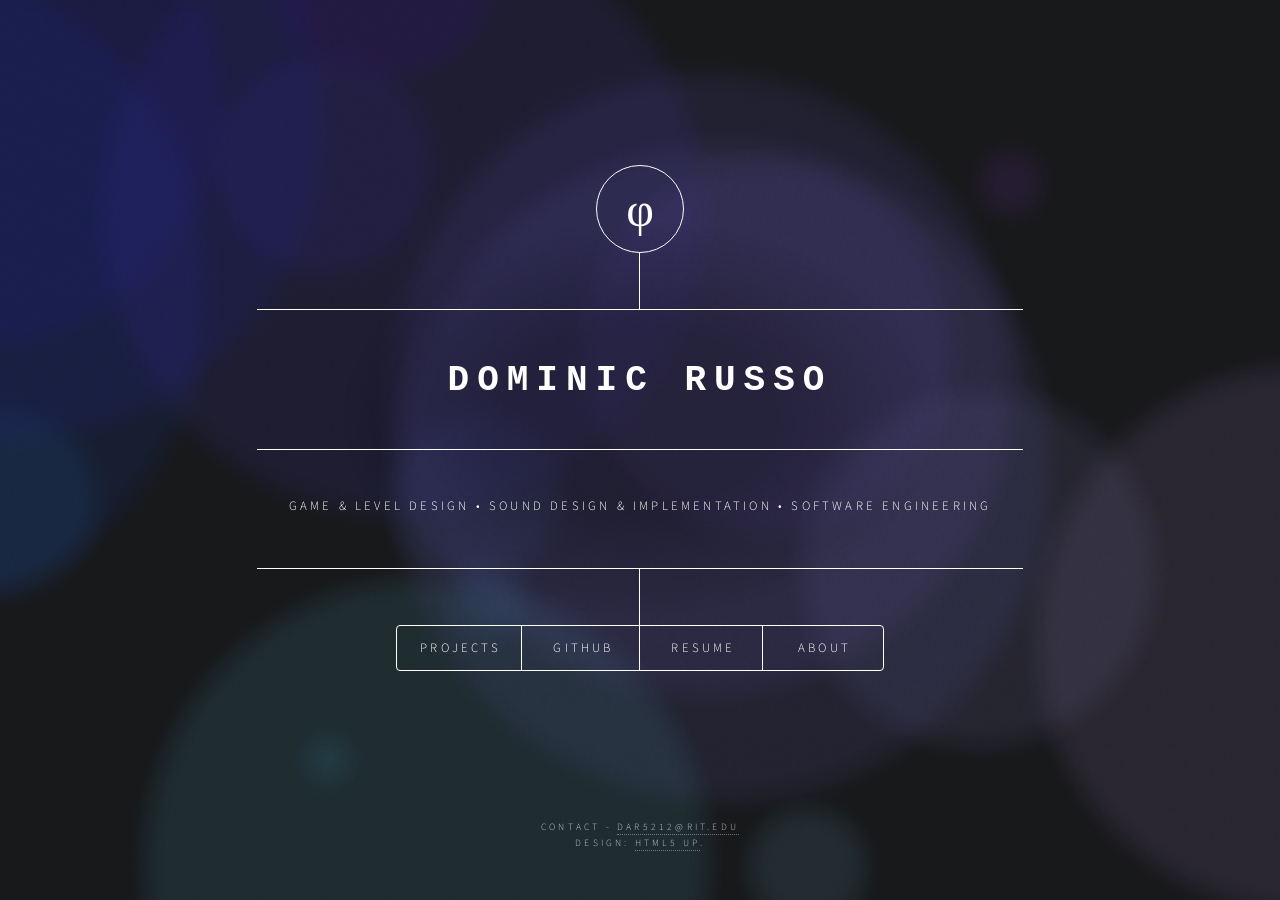
<file: index.html>
<!DOCTYPE HTML>
<!--
	Dimension by HTML5 UP
	html5up.net | @ajlkn
	Free for personal and commercial use under the CCA 3.0 license (html5up.net/license)

	TODO:
	- add Mods subsection to projects
	- Projects
		- update climbing gym photos and asset credits
		- add whale knife
		- add tsumugari
-->
<html>
	<head>
		<title>Dominic Russo's Portfolio</title>
		<meta charset="utf-8" />
		<meta name="viewport" content="width=device-width, initial-scale=1, user-scalable=no" />
		<link rel="stylesheet" href="assets/css/main.css" />
		<noscript><link rel="stylesheet" href="assets/css/noscript.css" /></noscript>
	</head>
	<body class="is-preload">

		<!-- Wrapper -->
			<div id="wrapper">

				<!-- Header -->
					<header id="header">
						<div class="logo">
							<span class="icon" style="font-size: 36pt;  font-family: 'Times New Roman', Times, serif;"><p>φ</p></span>
						</div>
						<div class="content">
							<div class="inner">
								<h1 style="font-family: 'Courier New', Courier, monospace;">Dominic Russo</h1>
								<hr style="padding: 0;">
								<p style="padding: 0rem 2rem;">Game & Level Design &#8226 Sound Design & Implementation &#8226 Software Engineering</p>
							</div>
						</div>
						<nav>
							<ul>
								<li><a href="#projects">Projects</a></li>
								<li><a href="https://github.com/nerdy69420" target="_blank">GitHub</a></li>
								<li><a href="documents/dominic-russo-resume.pdf" target="_blank">Resume</a></li>
								<li><a href="#about">About</a></li>
								<!-- <li><a href="#elements">Elements</a></li> -->
							</ul>
						</nav>
					</header>

				<!-- Main -->
					<div id="main">

						<!-- Projects -->
						 	<!--Project List-->
							<article id="projects">
								<h1 class="major">Projects</h1>
								<h2 style="display: inline-block;"><a href="#workExperience">Work Experience</a></h2>
								<h2 style="display: inline-block;"><a href="#soloProjects">Solo Projects</a></h2>								
							</article>

							<article id="workExperience">
								<!--Changeling VR-->
								<span class="image main"><img src="images/changeling/changeling_header.png" alt="in-game screenshot Changeling"/></span>
								<h2 style="display: inline-block;">Changeling</h2>
								<ul class="actions" style="float: right;"><li><a href="#changelingVR" class="button">Expand</a></li></ul>
							</article>

							<article id="soloProjects">
								<!--Rock climbing gym-->
								<span class="image main"><img src="images/rock-climbing-gym/rock-climbing-gym.jpg" alt="in-game screenshot of rock climbing gym"/></span>
								<h2 style="display: inline-block;">Rock Climbing Gym</h2>
								<ul class="actions" style="float: right;"><li><a href="#climbingGym" class="button">Expand</a></li></ul>
								<!--whale knife-->
								<span class="image main"><img src="images/whale-knife/whale-knife.jpg" alt="picture of whale knife 3d model"/></span>
								<h2 style="display: inline-block;">Whale Knife</h2>
								<ul class="actions" style="float: right;"><li><a href="#whaleKnife" class="button">Expand</a></li></ul>
								<!--UE4 level-->
								<span class="image main"><img src="images/ue4-level/ue4-level.jpg" alt="in-game screenshot of UE4 Level"/></span>
								<h2 style="display: inline-block;">UE4 Cinematic Level</h2>
								<ul class="actions" style="float: inline-end;"><li><a href="#unrealLevel" class="button">Expand</a></li></ul>
							</article>
							<!--Image sizes: 1920x940  960x540  960x320-->


							<!--Changeling-->
							<article id="changelingVR">
								<h2 style="display: inline-block;">Changeling</h2>
								<ul id="backDesktop"class="actions" style="float: right;"><li><a href="#projects" class="button">Back</a></li></ul>
								<h3 style="display: inline-block;">Unpaid Internship - Unreal Engine 4</h3>
								<ul id="backMobile" class="actions"><li><a href="#projects" class="button">Back</a></li></ul>
								<div id="climbing-images-div" style="display: flexbox;">
									<span class="image main"><img id="changeling-images" src="images/changeling/1s.png" alt="in-game screenshot of changeling vr"/></span>
									<ul class="actions" style="position: relative;">
										<li>
											<a id="imageButtonLeft" onclick="changePictureLeft(document.getElementById('changeling-images'), 'changelingImages')"; class="button">&larr; Last</a>
											<a id="imageButtonRight" onclick="changePictureRight(document.getElementById('changeling-images'), 'changelingImages')"; class="button">Next &rarr;</a>
										</li>
									</ul>
								</div>
								<p>Changeling is a VR narrative mystery game created by RIT students from the School of Interactive Games and Media and the College of Art and Design. The narrative follows a private investigator named Aurelia Walker, who possesses a supernatural power allowing her to see another person's thoughts after touching them. She receives a phone call from a concerned mother inquiring about changes she noticed in her infant, Tobi. She pleads with Aurelia to find out what's causing her baby to act unusual. Aurelia soon finds out that she herself is not so usual either, and must confront her true identity as she uncovers the evil force responsible for her troubles.</p>
								<p>Most students at RIT are required to complete two co-op/internship blocks to become elligible for graduation, this allows students to explore the various aspects of their chosen field in a worry-free environment. I began my first co-op block as a general developer and began working on a more intuitive control scheme for rotating the player's field of view. After a couple weeks of struggling, I approached our supervisor Elouise Oyzon, and asked if I could switch to an audio development role. This way I could get exposed to an area of game development that would have been much more difficult to explore in a proffesional setting with my skill set and academic background. I enjoyed the role immensely, I began by implementing various sound effects for the Mother's level and Father's level. I realized the current system for controlling the background music of each level was overly complicated and time consuming to implement. I decided to rebuild the music system from the ground up in order to facilitate the creation of more dynamic and interactive background music, while simplifying the blueprint structure to ensure efficient future development. Additionally, I set up new trigger boxes that would add or remove layers of background music depending on where the player was standing in the level, offering future composers the ability to give each level a dynamic feeling.</p>
								<p>During my second internship block working with the Changeling team, there were two other audio developers and a composer who joined the project, and I decided to take on the role of Lead Audio Developer. My primary responsibilities this semester were to expand and update the documentation relating to the interactive music system and our general audio implementation practices, utilizing the project management software ClickUp and leading weekly scrum meetings. My development tasks transitioned to implementing sound effects and music created by the other audio team members. I feel extremely lucky that I was offered the opportunity to contribute to the ChangelingVR project, it gave me the confidence to explore a new aspect of game development and allowed me to gain valuable experience a team lead role in an Agile development framework.</p>
								<h4>Game files:</h4>
								<ul>
									<li class="credits"><a target="_blank" href="https://changelingvrteam.itch.io/changelingvr">Spring 2025 final build</a></li>
								</ul>
								<h4>Documentation:</h4>
								<ul>
									<li class="credits"><a target="_blank" href="https://1drv.ms/u/c/5a4e9b6de017fb67/EUi6QXNQ-uZEpwtY7BRqGRYB8bfaow2V1zWgXrMOmNcw5Q">Audio files</a></li>
									<li class="credits"><a target="_blank" href="https://changelingvr.vercel.app/">ChangelingVR Website</a></li>
								</ul>
								<ul class="actions" style="display: inline; float: right;"><li><a href="#projects" class="button">Back to Projects</a></li></ul>
							</article>

							<!--Climbing Gym-->
							<article id="climbingGym">
								<h2 style="display: inline-block;"><a href="https://www.nexusmods.com/bladeandsorcery/mods/7498" target="_blank">Rock Climbing Gym</a></h2>
								<ul id="backDesktop"class="actions" style="float: right;"><li><a href="#projects" class="button">Back</a></li></ul>
								<h3 style="display: inline-block;">Solo Project - Blade & Sorcery Mod</h3>
								<ul id="backMobile" class="actions"><li><a href="#projects" class="button">Back</a></li></ul>
								<div id="climbing-images-div" style="display: flexbox;">
									<span class="image main"><img id="rock-climbing-images" src="images/rock-climbing-gym/1s.jpg" alt="in-game screenshot of rock climbing gym"/></span>
									<ul class="actions" style="position: relative;">
										<li>
											<a id="imageButtonLeft" onclick="changePictureLeft(document.getElementById('rock-climbing-images'), 'climbingImages')"; class="button">&larr; Last</a>
											<a id="imageButtonRight" onclick="changePictureRight(document.getElementById('rock-climbing-images'), 'climbingImages')"; class="button">Next &rarr;</a>
										</li>
									</ul>
								</div>
								<p>Blade & Sorcery is a VR fantasy sword fighting game developed by Warp Frog. One of the core gameplay features is the ability to climb any static object with a collider component. I noticed there weren't many maps that primarily focused on the climbing aspect of the game, so I put together a small map with many different things to climb.<br>The highlight of the map is an aircraft hangar outfitted with rock climbing walls and an indoor ropes course. Outside the hangar are a few areas with props I thought would be fun to climb on, such as shipping containers, broadcast towers, concrete tubes, and a couple other industrial-themed props.</p>
								<p>Players can download the map from <a href="https://www.nexusmods.com/bladeandsorcery/mods/7498">nexusmods.com</a> and install it using the Vortex mod manager. Listed below are all 3d models and Unity packages utilized in the making of this map.</p>
								<h4>Documentation:</h4>
								<ul>
									<li class="credits"><a target="_blank" href="https://www.nexusmods.com/bladeandsorcery/mods/7498">Nexus Mods download page</a></li>
									<li class="credits"><a target="_blank" href="https://1drv.ms/u/c/5a4e9b6de017fb67/EcAXm74cV-VCkLxqKSqp3IYB9jPyufLfMgLb0bUOrJ2DuA">Unity Project files</a> - Unity version 2021.3.38f1</li>
								</ul>
								<h4>Sketchfab models:</h4>
								<ul>
									<li class="credits"><a target="_blank" href="https://sketchfab.com/3d-models/climbing-holds-ba1f6f218cec49aaadf4b89ad8b1a0f3">Climbing holds</a> by vojtaklemperer</li>
									<li class="credits"><a target="_blank" href="https://sketchfab.com/3d-models/broadcast-tower-game-ready-e0bd9e8f693c496280e0afeb32fece26">Broadcast tower</a> by PT34</li>
									<li class="credits"><a target="_blank" href="https://sketchfab.com/3d-models/concrete-barriers-68bf7a93925a4a0482fce195f5a770b9">Concrete barriers</a> by Tsawodi</li>
									<li class="credits"><a target="_blank" href="https://sketchfab.com/3d-models/industrial-building-770acf6b0da74af397f748d95141f8be">Industrial building</a> by spicybamer</li>
									<li class="credits"><a target="_blank" href="https://sketchfab.com/3d-models/folding-table-daea27bb6af14c569642a02780bdc17e">Folding table</a> by Mikhail Antonov</li>
									<li class="credits"><a target="_blank" href="https://sketchfab.com/3d-models/abandoned-warehouse-698a34300af34095ac6593f348585daa">Abandoned warehouse</a> by Arsen Ismailov</li>
									<li class="credits"><a target="_blank" href="https://sketchfab.com/3d-models/low-poly-soviet-apartment-building-8k-05229ac1d1f94e6c8cacaad91110c602">Soviet apartment building</a> by Colin.Greenall</li>
									<li class="credits"><a target="_blank" href="https://sketchfab.com/3d-models/old-industrial-building-0dafa7aaadfd4666bb4a32776c84b14e">Old industrial building</a> by Hrvoje Wächter</li>
									<li class="credits"><a target="_blank" href="https://sketchfab.com/3d-models/desk-lamp-low-poly-0dded6b36c464294a0ab966b18109f6d">Desk lamp</a> by Kozlov Maksim</li>
									<li class="credits"><a target="_blank" href="https://sketchfab.com/3d-models/tower-crane-49851dc7a51b43bda6aea06856c26a85">Tower crane</a> by Chamod1999</li>
									<li class="credits"><a target="_blank" href="https://sketchfab.com/3d-models/industrial-antenna-001970c2594e4aa6bef46e63fc9e0c5a">Industrial antenna</a> by Ricardo_PG</li>
									<li class="credits"><a target="_blank" href="https://sketchfab.com/3d-models/industrial-work-light-ff0abe17dc64498191bb41c905d00ab0">Industrial work light</a> by denis_cliofas</li>
									<li class="credits"><a target="_blank" href="https://sketchfab.com/3d-models/generator-lp-9127ac84a3c84d56be6e3993ed350eff">Generator</a> by YoeriBervoets</li>
								</ul>
								<h4>Unity packages:</h4>
								<ul>
									<li class="credits"><a target="_blank" href="https://assetstore.unity.com/packages/3d/environments/hq-hangar-free-212795">HQ Hangar Free</a> by Purply Sky</li>
									<li class="credits"><a target="_blank" href="https://assetstore.unity.com/packages/3d/props/industrial/hq-shipping-container-modular-203201">HQ Shipping Container</a> by Not Good Enough</li>
									<li class="credits"><a target="_blank" href="https://assetstore.unity.com/packages/3d/props/industrial/industrial-models-171071">Industrial Models</a> by Made for Games</li>
									<li class="credits"><a target="_blank" href="https://assetstore.unity.com/packages/3d/environments/landscapes/rock-pack-210536">Rock Pack</a> by ZAKMAN</li>
									<li class="credits"><a target="_blank" href="https://assetstore.unity.com/packages/2d/textures-materials/sky/skybox-series-free-103633">Skbox Series Free</a> by Avionx</li>
								</ul>
								<ul class="actions" style="display: inline; float: right;"><li><a href="#projects" class="button">Back to Projects</a></li></ul>
							</article>


							<!--whale knife-->
							<article id="whaleKnife">
								<h2 style="display: inline-block;"><a href="https://www.nexusmods.com/bladeandsorcery/mods/9786" target="_blank">whaleKnife</a></h2>
								<ul id="backDesktop"class="actions" style="float: right;"><li><a href="#projects" class="button">Back</a></li></ul>
								<h3 style="display: inline-block;">Solo Project - Blade & Sorcery Mod</h3>
								<ul id="backMobile" class="actions"><li><a href="#projects" class="button">Back</a></li></ul>
								<div id="climbing-images-div" style="display: flexbox;">
									<span class="image main"><img src="images/whale-knife/1.jpg" alt="picture of whale knife 3d model"/></span>
								</div>
								<p>I fell in love with this model while browsing through Sketchfab, so I decided to use it to test weapon implementation in Blade & Sorcery.</p>
								<p>Players can download the weapon from <a href="https://www.nexusmods.com/bladeandsorcery/mods/9786">nexusmods.com</a> and install it using the Vortex mod manager.</p>
								<h4>Documentation:</h4>
								<ul>
									<li class="credits"><a target="_blank" href="https://www.nexusmods.com/bladeandsorcery/mods/9786">Nexus Mods download page</a></li>
									<li class="credits"><a target="_blank" href="https://sketchfab.com/3d-models/whale-knife-85d7e91f9ff7481fab88daf098c1194f">Whale knife 3d model</a> by Urpo</li>
								</ul>
								<ul class="actions" style="display: inline; float: right;"><li><a href="#projects" class="button">Back to Projects</a></li></ul>
							</article>


							<!--UE4 Level-->
							<article id="unrealLevel">
								<h2 style="display: inline-block;">UE4 Cinematic Level</h2>
								<ul id="backDesktop"class="actions" style="float: right;"><li><a href="#projects" class="button">Back</a></li></ul>
								<h3 style="display: inline-block;">Solo Project - Unreal Engine 4</h3>
								<ul id="backMobile" class="actions"><li><a href="#projects" class="button">Back</a></li></ul>
								<span class="image main"><img src="images/ue4-level/ue4-3s.jpg" alt="in-game screenshot of UE4 Level"/></span>
								<p>This is a project I created for one of my level design classes called Virtual Worlds. The purpose of making this level was to create a short, interactive experience similar to games like Dear Esther and The Stanley Parable. Some of the core aspects I focused on throughout the making of the level were music and SFX, lighting, and some basic animation. I composed all of the background music using Ableton Live and the BBC Symphony Orchestra Spitfire VST plugin.</p>
								<p>In my level, the player starts in an old, run-down apartment located in a satellite state of the Soviet Union. After viewing a live broadcast on TV, the player learns the Berlin Wall has fallen and the Soviet Union is beginning to break apart. After exploring the apartment, a note can be found at the door from the player's friend Anton, inviting them to explore a nearby military installation that was recently abandonded by the consolidating Soviet armed forces. Once the player arrives, an automated missile launch system activates. The player must find a way to interrupt the launch sequence before the missile fires.</p>
								<p>Listed first are two video play-throughs of the level. The first video is a full play-through that shows how to get the intended, "good ending" while the second video shows what happens if you get the "bad ending". I've included all the project files as well as a PDF which contains general documentation as well as highlighting the core functionality in the UE4 level blueprint. Lastly, I included all the music files I composed along with sheet music for the track that plays during the launch sequence.</p>
								<h4>Video play-throughs:</h4>
								<ul>
									<li class="credits"><a target="_blank" href="https://youtu.be/VA9p7wUAROs">Full play-through, good ending</a></li>
									<li class="credits"><a target="_blank" href="https://youtu.be/hAwZg11oDZw">Bad ending</a></li>
								</ul>
								<h4>Documentation:</h4>
								<ul>
									<li class="credits"><a target="_blank" href="documents/ue4-level-documentation.pdf">Documentation</a></li>
									<li class="credits"><a target="_blank" href="documents/launch-sequence-sheet-music.pdf">Launch Sequence sheet music</a></li>
								</ul>
								<ul class="actions" style="display: inline; float: right;"><li><a href="#projects" class="button">Back to Projects</a></li></ul>
							</article>

						<!-- About -->
						<!---->
							<article id="about">
								<h1 class="major">About Me</h1>
								<span class="image main"><img src="images/me.jpg" alt="" /></span>
								<p>Hey there! My name is Dominic Russo. I grew up in the sleepy, New England town of Wallingford, CT. At an early age, I would spend most of my time building lego sets and playing around on the family computer, a practice my parents begrudgingly accepted. My father would spark my interest in science, introducing me to the wonders of astronomy, physics, and chemistry just as I was getting a handle on the English language. The observatory behind me in the photo above was built by my dad in July of the year 2000 and houses a 12" Meade LX 200 Schmidt–Cassegrain telescope which we used to hunt for asteroids and other near-earth objects.</p>
								<p>While attending grade school, I began taking karate lessons to learn basic self-defense and would eventually help teach newer students at lower belt levels. When I entered high school, I found excitement in both practical and creative activities outside of class. I was a member of the programming club, robotics team, and drama club all throughout my four years in high school, serving as Lighting Director for the stage crew in my senior year. I also developed a passion for esports that began when I co-founded the esports club and played main support for my high school's Overwatch team. In my freshman year I became the manager for RIT's Division 2 Overwatch team in my freshman year and then moved on to work with the Intramural Esports program for the remainder of my time on campus.</p>
								<p>When it came time to choose which path I would pursue in college, I knew I wanted to make games. Ever since my parents introduced me to the family PC, I was enamored with the depth and diversity of the different virtual worlds people had created. I first began experimenting with Minecraft mods in early high school and soon would find my way to the Unity and Unreal Engines, where I spend most of my free time today modding my favorite games, such as the VR title Blade and Sorcery.</p>
								<h4>Contact info: <a target="_blank" href="mailto:dar5212@rit.edu" style="display: inline; float: right;">dar5212@rit.edu</a></h4>
							</article>

						<!-- Contact -->
							<!--<article id="contact">
								<h2 class="major">Contact</h2>
								<form method="post" action="#">
									<div class="fields">
										<div class="field half">
											<label for="name">Name</label>
											<input type="text" name="name" id="name" />
										</div>
										<div class="field half">
											<label for="email">Email</label>
											<input type="text" name="email" id="email" />
										</div>
										<div class="field">
											<label for="message">Message</label>
											<textarea name="message" id="message" rows="4"></textarea>
										</div>
									</div>
									<ul class="actions">
										<li><input type="submit" value="Send Message" class="primary" /></li>
										<li><input type="reset" value="Reset" /></li>
									</ul>
								</form>
								<ul class="icons">
									<li><a href="#" class="icon brands fa-twitter"><span class="label">Twitter</span></a></li>
									<li><a href="#" class="icon brands fa-facebook-f"><span class="label">Facebook</span></a></li>
									<li><a href="#" class="icon brands fa-instagram"><span class="label">Instagram</span></a></li>
									<li><a href="#" class="icon brands fa-github"><span class="label">GitHub</span></a></li>
								</ul>
							</article>-->

						<!-- Elements -->
						 
							<article id="elements">
								<h2 class="major">Elements</h2>

								<section>
									<h3 class="major">Text</h3>
									<p>This is <b>bold</b> and this is <strong>strong</strong>. This is <i>italic</i> and this is <em>emphasized</em>.
									This is <sup>superscript</sup> text and this is <sub>subscript</sub> text.
									This is <u>underlined</u> and this is code: <code>for (;;) { ... }</code>. Finally, <a href="#">this is a link</a>.</p>
									<hr />
									<h2>Heading Level 2</h2>
									<h3>Heading Level 3</h3>
									<h4>Heading Level 4</h4>
									<h5>Heading Level 5</h5>
									<h6>Heading Level 6</h6>
									<hr />
									<h4>Blockquote</h4>
									<blockquote>Fringilla nisl. Donec accumsan interdum nisi, quis tincidunt felis sagittis eget tempus euismod. Vestibulum ante ipsum primis in faucibus vestibulum. Blandit adipiscing eu felis iaculis volutpat ac adipiscing accumsan faucibus. Vestibulum ante ipsum primis in faucibus lorem ipsum dolor sit amet nullam adipiscing eu felis.</blockquote>
									<h4>Preformatted</h4>
									<pre><code>
i = 0;

while (!deck.isInOrder()) {
    print 'Iteration ' + i;
    deck.shuffle();
    i++;
}

print 'It took ' + i + ' iterations to sort the deck.';
</code></pre>
								</section>

								<section>
									<h3 class="major">Lists</h3>

									<h4>Unordered</h4>
									<ul>
										<li>Dolor pulvinar etiam.</li>
										<li>Sagittis adipiscing.</li>
										<li>Felis enim feugiat.</li>
									</ul>

									<h4>Alternate</h4>
									<ul class="alt">
										<li>Dolor pulvinar etiam.</li>
										<li>Sagittis adipiscing.</li>
										<li>Felis enim feugiat.</li>
									</ul>

									<h4>Ordered</h4>
									<ol>
										<li>Dolor pulvinar etiam.</li>
										<li>Etiam vel felis viverra.</li>
										<li>Felis enim feugiat.</li>
										<li>Dolor pulvinar etiam.</li>
										<li>Etiam vel felis lorem.</li>
										<li>Felis enim et feugiat.</li>
									</ol>
									<h4>Icons</h4>
									<ul class="icons">
										<li><a href="#" class="icon brands fa-twitter"><span class="label">Twitter</span></a></li>
										<li><a href="#" class="icon brands fa-facebook-f"><span class="label">Facebook</span></a></li>
										<li><a href="#" class="icon brands fa-instagram"><span class="label">Instagram</span></a></li>
										<li><a href="#" class="icon brands fa-github"><span class="label">Github</span></a></li>
									</ul>

									<h4>Actions</h4>
									<ul class="actions">
										<li><a href="#" class="button primary">Default</a></li>
										<li><a href="#" class="button">Default</a></li>
									</ul>
									<ul class="actions stacked">
										<li><a href="#" class="button primary">Default</a></li>
										<li><a href="#" class="button">Default</a></li>
									</ul>
								</section>

								<section>
									<h3 class="major">Table</h3>
									<h4>Default</h4>
									<div class="table-wrapper">
										<table>
											<thead>
												<tr>
													<th>Name</th>
													<th>Description</th>
													<th>Price</th>
												</tr>
											</thead>
											<tbody>
												<tr>
													<td>Item One</td>
													<td>Ante turpis integer aliquet porttitor.</td>
													<td>29.99</td>
												</tr>
												<tr>
													<td>Item Two</td>
													<td>Vis ac commodo adipiscing arcu aliquet.</td>
													<td>19.99</td>
												</tr>
												<tr>
													<td>Item Three</td>
													<td> Morbi faucibus arcu accumsan lorem.</td>
													<td>29.99</td>
												</tr>
												<tr>
													<td>Item Four</td>
													<td>Vitae integer tempus condimentum.</td>
													<td>19.99</td>
												</tr>
												<tr>
													<td>Item Five</td>
													<td>Ante turpis integer aliquet porttitor.</td>
													<td>29.99</td>
												</tr>
											</tbody>
											<tfoot>
												<tr>
													<td colspan="2"></td>
													<td>100.00</td>
												</tr>
											</tfoot>
										</table>
									</div>

									<h4>Alternate</h4>
									<div class="table-wrapper">
										<table class="alt">
											<thead>
												<tr>
													<th>Name</th>
													<th>Description</th>
													<th>Price</th>
												</tr>
											</thead>
											<tbody>
												<tr>
													<td>Item One</td>
													<td>Ante turpis integer aliquet porttitor.</td>
													<td>29.99</td>
												</tr>
												<tr>
													<td>Item Two</td>
													<td>Vis ac commodo adipiscing arcu aliquet.</td>
													<td>19.99</td>
												</tr>
												<tr>
													<td>Item Three</td>
													<td> Morbi faucibus arcu accumsan lorem.</td>
													<td>29.99</td>
												</tr>
												<tr>
													<td>Item Four</td>
													<td>Vitae integer tempus condimentum.</td>
													<td>19.99</td>
												</tr>
												<tr>
													<td>Item Five</td>
													<td>Ante turpis integer aliquet porttitor.</td>
													<td>29.99</td>
												</tr>
											</tbody>
											<tfoot>
												<tr>
													<td colspan="2"></td>
													<td>100.00</td>
												</tr>
											</tfoot>
										</table>
									</div>
								</section>

								<section>
									<h3 class="major">Buttons</h3>
									<ul class="actions">
										<li><a href="#" class="button primary">Primary</a></li>
										<li><a href="#" class="button">Default</a></li>
									</ul>
									<ul class="actions">
										<li><a href="#" class="button">Default</a></li>
										<li><a href="#" class="button small">Small</a></li>
									</ul>
									<ul class="actions">
										<li><a href="#" class="button primary icon solid fa-download">Icon</a></li>
										<li><a href="#" class="button icon solid fa-download">Icon</a></li>
									</ul>
									<ul class="actions">
										<li><span class="button primary disabled">Disabled</span></li>
										<li><span class="button disabled">Disabled</span></li>
									</ul>
								</section>

								<section>
									<h3 class="major">Form</h3>
									<form method="post" action="#">
										<div class="fields">
											<div class="field half">
												<label for="demo-name">Name</label>
												<input type="text" name="demo-name" id="demo-name" value="" placeholder="Jane Doe" />
											</div>
											<div class="field half">
												<label for="demo-email">Email</label>
												<input type="email" name="demo-email" id="demo-email" value="" placeholder="jane@untitled.tld" />
											</div>
											<div class="field">
												<label for="demo-category">Category</label>
												<select name="demo-category" id="demo-category">
													<option value="">-</option>
													<option value="1">Manufacturing</option>
													<option value="1">Shipping</option>
													<option value="1">Administration</option>
													<option value="1">Human Resources</option>
												</select>
											</div>
											<div class="field half">
												<input type="radio" id="demo-priority-low" name="demo-priority" checked>
												<label for="demo-priority-low">Low</label>
											</div>
											<div class="field half">
												<input type="radio" id="demo-priority-high" name="demo-priority">
												<label for="demo-priority-high">High</label>
											</div>
											<div class="field half">
												<input type="checkbox" id="demo-copy" name="demo-copy">
												<label for="demo-copy">Email me a copy</label>
											</div>
											<div class="field half">
												<input type="checkbox" id="demo-human" name="demo-human" checked>
												<label for="demo-human">Not a robot</label>
											</div>
											<div class="field">
												<label for="demo-message">Message</label>
												<textarea name="demo-message" id="demo-message" placeholder="Enter your message" rows="6"></textarea>
											</div>
										</div>
										<ul class="actions">
											<li><input type="submit" value="Send Message" class="primary" /></li>
											<li><input type="reset" value="Reset" /></li>
										</ul>
									</form>
								</section>

							</article>

					</div>

				<!-- Footer -->
					<footer id="footer">
						<p class="copyright">Contact - <a href="mailto:dar5212@rit.edu">dar5212@rit.edu</a></p>
						<p class="copyright">Design: <a href="https://html5up.net" target="_blank">HTML5 UP</a>.</p>
					</footer>

			</div>

		<!-- BG -->
			<div id="bg"></div>

		<!-- Scripts -->
			<script src="assets/js/jquery.min.js"></script>
			<script src="assets/js/browser.min.js"></script>
			<script src="assets/js/breakpoints.min.js"></script>
			<script src="assets/js/util.js"></script>
			<script src="assets/js/main.js"></script>
			<script src="assets/js/my.js"></script>

	</body>
</html>
</file>
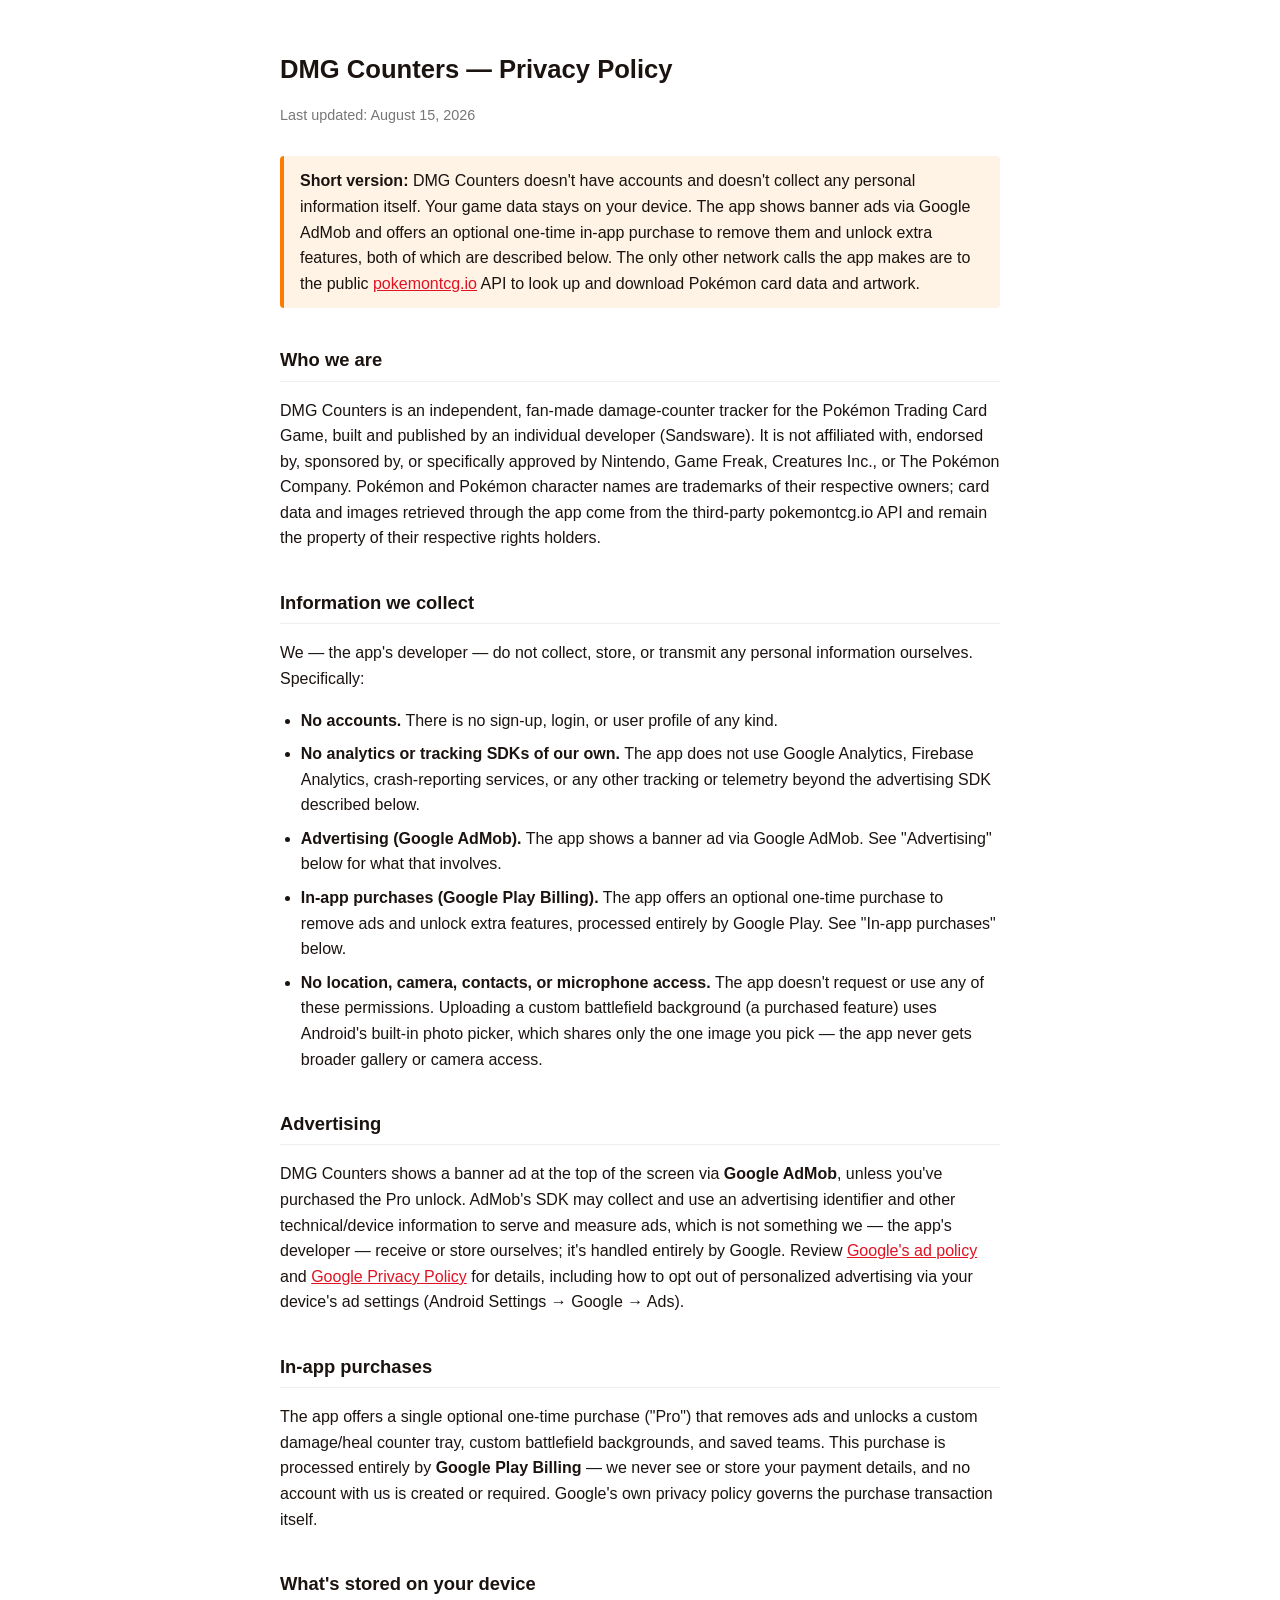
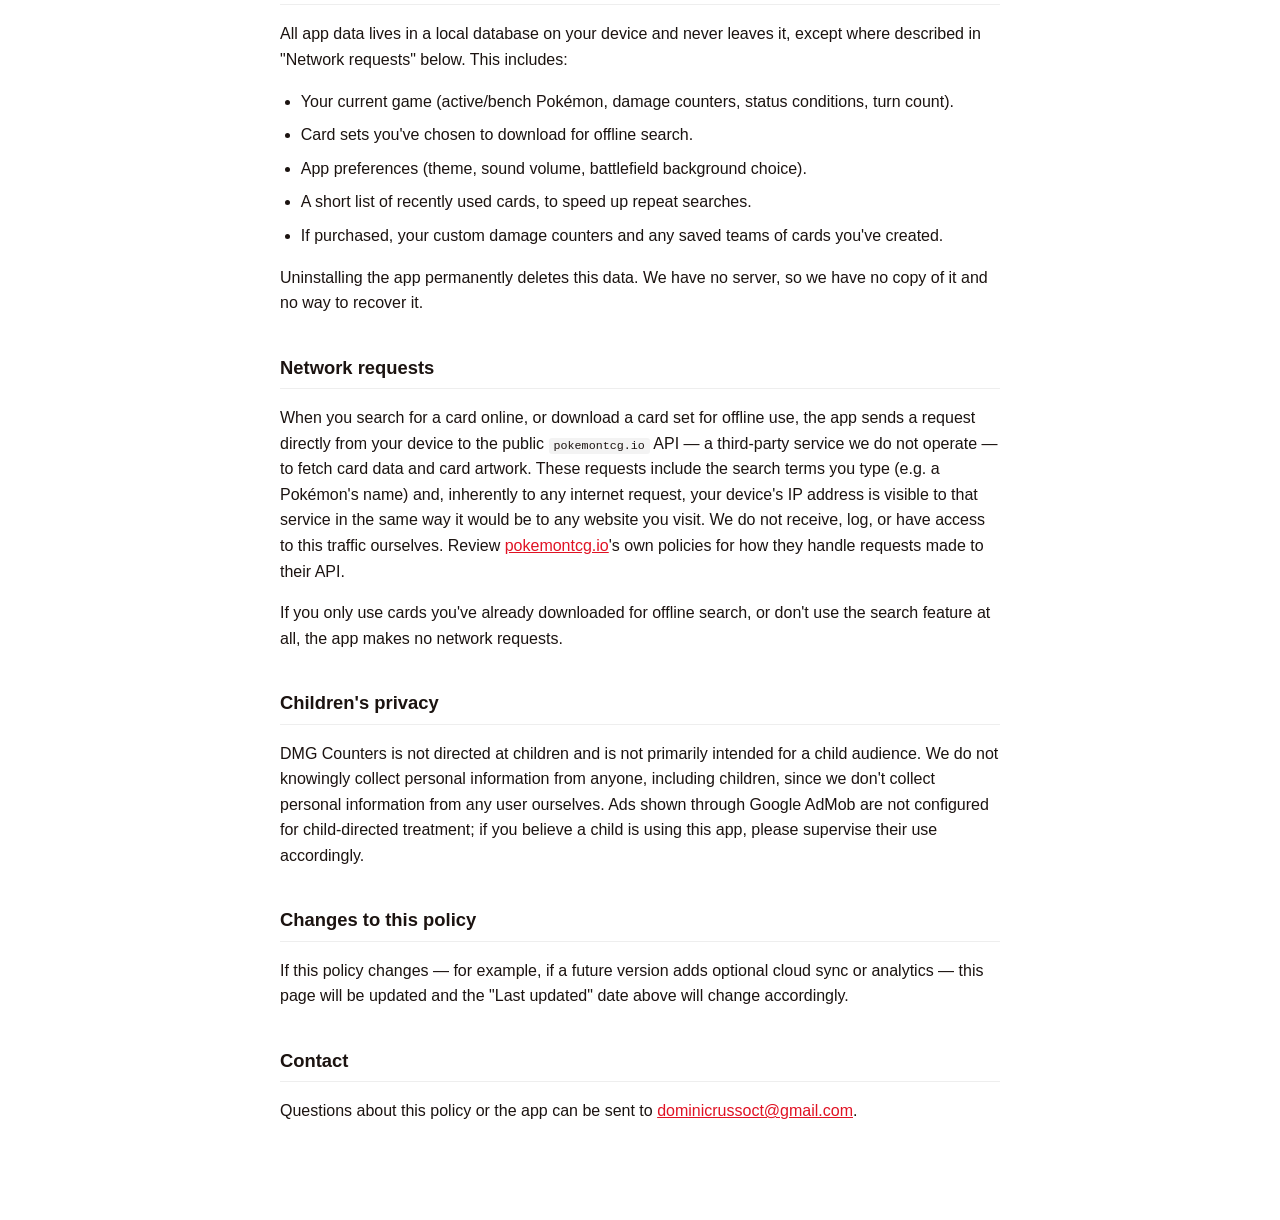
<file: dmg-counters-privacy.html>
<!DOCTYPE html>
<html lang="en">
<head>
<meta charset="utf-8">
<meta name="viewport" content="width=device-width, initial-scale=1">
<title>DMG Counters — Privacy Policy</title>
<style>
  body { font-family: -apple-system, BlinkMacSystemFont, "Segoe UI", Roboto, sans-serif; max-width: 720px; margin: 0 auto; padding: 32px 20px 80px; line-height: 1.6; color: #1b1310; background: #fff; }
  h1 { font-size: 1.6em; margin-bottom: 4px; }
  .updated { color: #777; font-size: 0.9em; margin-bottom: 2em; }
  h2 { font-size: 1.15em; margin-top: 2em; border-bottom: 1px solid #eee; padding-bottom: 6px; }
  ul { padding-left: 1.3em; }
  li { margin-bottom: 0.5em; }
  .callout { background: #fff3e6; border-left: 4px solid #ff7a00; padding: 12px 16px; margin: 1.2em 0; border-radius: 4px; }
  a { color: #e01223; }
  code { background: #f3f3f3; padding: 1px 5px; border-radius: 3px; font-size: 0.9em; }
</style>
</head>
<body>

<h1>DMG Counters — Privacy Policy</h1>
<p class="updated">Last updated: August 15, 2026</p>

<div class="callout">
  <strong>Short version:</strong> DMG Counters doesn't have accounts and doesn't collect any
  personal information itself. Your game data stays on your device. The app shows banner ads
  via Google AdMob and offers an optional one-time in-app purchase to remove them and unlock
  extra features, both of which are described below. The only other network calls the app
  makes are to the public
  <a href="https://pokemontcg.io" target="_blank" rel="noopener">pokemontcg.io</a> API to look up
  and download Pokémon card data and artwork.
</div>

<h2>Who we are</h2>
<p>
  DMG Counters is an independent, fan-made damage-counter tracker for the Pokémon Trading Card
  Game, built and published by an individual developer (Sandsware). It is not affiliated with,
  endorsed by, sponsored by, or specifically approved by Nintendo, Game Freak, Creatures Inc., or
  The Pokémon Company. Pokémon and Pokémon character names are trademarks of their respective
  owners; card data and images retrieved through the app come from the third-party
  pokemontcg.io API and remain the property of their respective rights holders.
</p>

<h2>Information we collect</h2>
<p>
  We — the app's developer — do not collect, store, or transmit any personal information
  ourselves. Specifically:
</p>
<ul>
  <li><strong>No accounts.</strong> There is no sign-up, login, or user profile of any kind.</li>
  <li><strong>No analytics or tracking SDKs of our own.</strong> The app does not use Google
    Analytics, Firebase Analytics, crash-reporting services, or any other tracking or telemetry
    beyond the advertising SDK described below.</li>
  <li><strong>Advertising (Google AdMob).</strong> The app shows a banner ad via Google AdMob.
    See "Advertising" below for what that involves.</li>
  <li><strong>In-app purchases (Google Play Billing).</strong> The app offers an optional
    one-time purchase to remove ads and unlock extra features, processed entirely by Google
    Play. See "In-app purchases" below.</li>
  <li><strong>No location, camera, contacts, or microphone access.</strong> The app doesn't
    request or use any of these permissions. Uploading a custom battlefield background (a
    purchased feature) uses Android's built-in photo picker, which shares only the one image
    you pick — the app never gets broader gallery or camera access.</li>
</ul>

<h2>Advertising</h2>
<p>
  DMG Counters shows a banner ad at the top of the screen via <strong>Google AdMob</strong>,
  unless you've purchased the Pro unlock. AdMob's SDK may collect and use an advertising
  identifier and other technical/device information to serve and measure ads, which is not
  something we — the app's developer — receive or store ourselves; it's handled entirely by
  Google. Review
  <a href="https://policies.google.com/technologies/ads" target="_blank" rel="noopener">Google's
  ad policy</a> and
  <a href="https://policies.google.com/privacy" target="_blank" rel="noopener">Google Privacy
  Policy</a> for details, including how to opt out of personalized advertising via your device's
  ad settings (Android Settings → Google → Ads).
</p>

<h2>In-app purchases</h2>
<p>
  The app offers a single optional one-time purchase ("Pro") that removes ads and unlocks a
  custom damage/heal counter tray, custom battlefield backgrounds, and saved teams. This
  purchase is processed entirely by <strong>Google Play Billing</strong> — we never see or
  store your payment details, and no account with us is created or required. Google's own
  privacy policy governs the purchase transaction itself.
</p>

<h2>What's stored on your device</h2>
<p>
  All app data lives in a local database on your device and never leaves it, except where
  described in "Network requests" below. This includes:
</p>
<ul>
  <li>Your current game (active/bench Pokémon, damage counters, status conditions, turn count).</li>
  <li>Card sets you've chosen to download for offline search.</li>
  <li>App preferences (theme, sound volume, battlefield background choice).</li>
  <li>A short list of recently used cards, to speed up repeat searches.</li>
  <li>If purchased, your custom damage counters and any saved teams of cards you've created.</li>
</ul>
<p>
  Uninstalling the app permanently deletes this data. We have no server, so we have no copy of
  it and no way to recover it.
</p>

<h2>Network requests</h2>
<p>
  When you search for a card online, or download a card set for offline use, the app sends a
  request directly from your device to the public <code>pokemontcg.io</code> API — a third-party
  service we do not operate — to fetch card data and card artwork. These requests include the
  search terms you type (e.g. a Pokémon's name) and, inherently to any internet request, your
  device's IP address is visible to that service in the same way it would be to any website you
  visit. We do not receive, log, or have access to this traffic ourselves. Review
  <a href="https://pokemontcg.io" target="_blank" rel="noopener">pokemontcg.io</a>'s own policies
  for how they handle requests made to their API.
</p>
<p>
  If you only use cards you've already downloaded for offline search, or don't use the search
  feature at all, the app makes no network requests.
</p>

<h2>Children's privacy</h2>
<p>
  DMG Counters is not directed at children and is not primarily intended for a child audience.
  We do not knowingly collect personal information from anyone, including children, since we
  don't collect personal information from any user ourselves. Ads shown through Google AdMob
  are not configured for child-directed treatment; if you believe a child is using this app,
  please supervise their use accordingly.
</p>

<h2>Changes to this policy</h2>
<p>
  If this policy changes — for example, if a future version adds optional cloud sync or
  analytics — this page will be updated and the "Last updated" date above will change
  accordingly.
</p>

<h2>Contact</h2>
<p>
  Questions about this policy or the app can be sent to
  <a href="mailto:dominicrussoct@gmail.com">dominicrussoct@gmail.com</a>.
</p>

</body>
</html>
</file>
<file: assets/css/noscript.css>
/*
	Dimension by HTML5 UP
	html5up.net | @ajlkn
	Free for personal and commercial use under the CCA 3.0 license (html5up.net/license)
*/

/* BG */

	body.is-preload #bg:before {
		background-color: transparent;
	}

/* Header */

	body.is-preload #header {
		-moz-filter: none;
		-webkit-filter: none;
		-ms-filter: none;
		filter: none;
	}

		body.is-preload #header > * {
			opacity: 1;
		}

		body.is-preload #header .content .inner {
			max-height: none;
			padding: 3rem 2rem;
			opacity: 1;
		}

/* Main */

	#main article {
		opacity: 1;
		margin: 4rem 0 0 0;
	}
</file>
<file: assets/css/main.css>
@import url(fontawesome-all.min.css);
@import url("https://fonts.googleapis.com/css?family=Source+Sans+Pro:300italic,600italic,300,600");

/*
	Dimension by HTML5 UP
	html5up.net | @ajlkn
	Free for personal and commercial use under the CCA 3.0 license (html5up.net/license)
*/

html, body, div, span, applet, object,
iframe, h1, h2, h3, h4, h5, h6, p, blockquote,
pre, a, abbr, acronym, address, big, cite,
code, del, dfn, em, img, ins, kbd, q, s, samp,
small, strike, strong, sub, sup, tt, var, b,
u, i, center, dl, dt, dd, ol, ul, li, fieldset,
form, label, legend, table, caption, tbody,
tfoot, thead, tr, th, td, article, aside,
canvas, details, embed, figure, figcaption,
footer, header, hgroup, menu, nav, output, ruby,
section, summary, time, mark, audio, video {
	margin: 0;
	padding: 0;
	border: 0;
	font-size: 100%;
	font: inherit;
	vertical-align: baseline;}

article, aside, details, figcaption, figure,
footer, header, hgroup, menu, nav, section {
	display: block;}

body {
	line-height: 1;
}

ol, ul {
	list-style: none;
}

blockquote, q {
	quotes: none;
}

	blockquote:before, blockquote:after, q:before, q:after {
		content: '';
		content: none;
	}

table {
	border-collapse: collapse;
	border-spacing: 0;
}

body {
	-webkit-text-size-adjust: none;
}

mark {
	background-color: transparent;
	color: inherit;
}

input::-moz-focus-inner {
	border: 0;
	padding: 0;
}

input, select, textarea {
	-moz-appearance: none;
	-webkit-appearance: none;
	-ms-appearance: none;
	appearance: none;
}

/* Basic */

	@-ms-viewport {
		width: device-width;
	}

	@media screen and (max-width: 480px) {

		html, body {
			min-width: 320px;
		}

	}

	html {
		box-sizing: border-box;
	}

	*, *:before, *:after {
		box-sizing: inherit;
	}

	body {
		background: #1b1f22;
	}

		body.is-preload *, body.is-preload *:before, body.is-preload *:after {
			-moz-animation: none !important;
			-webkit-animation: none !important;
			-ms-animation: none !important;
			animation: none !important;
			-moz-transition: none !important;
			-webkit-transition: none !important;
			-ms-transition: none !important;
			transition: none !important;
		}

/* Type */

	html {
		font-size: 16pt;
	}

		@media screen and (max-width: 1680px) {

			html {
				font-size: 12pt;
			}

		}

		@media screen and (max-width: 736px) {

			html {
				font-size: 11pt;
			}

		}

		@media screen and (max-width: 360px) {

			html {
				font-size: 10pt;
			}

		}

	body, input, select, textarea {
		color: #ffffff;
		font-family: "Source Sans Pro", sans-serif;
		font-weight: 300;
		font-size: 1rem;
		line-height: 1.65;
	}

	a {
		-moz-transition: color 0.2s ease-in-out, background-color 0.2s ease-in-out, border-bottom-color 0.2s ease-in-out;
		-webkit-transition: color 0.2s ease-in-out, background-color 0.2s ease-in-out, border-bottom-color 0.2s ease-in-out;
		-ms-transition: color 0.2s ease-in-out, background-color 0.2s ease-in-out, border-bottom-color 0.2s ease-in-out;
		transition: color 0.2s ease-in-out, background-color 0.2s ease-in-out, border-bottom-color 0.2s ease-in-out;
		border-bottom: dotted 1px rgba(255, 255, 255, 0.5);
		text-decoration: none;
		color: inherit;
	}

		a:hover {
			border-bottom-color: transparent;
		}

	strong, b {
		color: #ffffff;
		font-weight: 600;
	}

	em, i {
		font-style: italic;
	}

	p {
		margin: 0 0 2rem 0;
	}

	h1, h2, h3, h4, h5, h6 {
		color: #ffffff;
		font-weight: 600;
		line-height: 1.5;
		margin: 0 0 1rem 0;
		text-transform: uppercase;
		letter-spacing: 0.2rem;
	}

		h1 a, h2 a, h3 a, h4 a, h5 a, h6 a {
			color: inherit;
			text-decoration: none;
		}

		h1.major, h2.major, h3.major, h4.major, h5.major, h6.major {
			border-bottom: solid 1px #ffffff;
			width: -moz-max-content;
			width: -webkit-max-content;
			width: -ms-max-content;
			width: max-content;
			padding-bottom: 0.5rem;
			margin: 0 0 2rem 0;
		}

	h1 {
		font-size: 2.25rem;
		line-height: 1.3;
		letter-spacing: 0.5rem;
	}

	h2 {
		font-size: 1.5rem;
		line-height: 1.4;
		letter-spacing: 0.5rem;
	}

	h3 {
		font-size: 1rem;
	}

	h4 {
		font-size: 0.8rem;
	}

	h5 {
		font-size: 0.7rem;
	}

	h6 {
		font-size: 0.6rem;
	}

	@media screen and (max-width: 736px) {

		h1 {
			font-size: 1.75rem;
			line-height: 1.4;
		}

		h2 {
			font-size: 1.25em;
			line-height: 1.5;
		}

	}

	sub {
		font-size: 0.8rem;
		position: relative;
		top: 0.5rem;
	}

	sup {
		font-size: 0.8rem;
		position: relative;
		top: -0.5rem;
	}

	blockquote {
		border-left: solid 4px #ffffff;
		font-style: italic;
		margin: 0 0 2rem 0;
		padding: 0.5rem 0 0.5rem 2rem;
	}

	code {
		background: rgba(255, 255, 255, 0.075);
		border-radius: 4px;
		font-family: "Courier New", monospace;
		font-size: 0.9rem;
		margin: 0 0.25rem;
		padding: 0.25rem 0.65rem;
	}

	pre {
		-webkit-overflow-scrolling: touch;
		font-family: "Courier New", monospace;
		font-size: 0.9rem;
		margin: 0 0 2rem 0;
	}

		pre code {
			display: block;
			line-height: 1.75;
			padding: 1rem 1.5rem;
			overflow-x: auto;
		}

	hr {
		border: 0;
		border-bottom: solid 1px #ffffff;
		margin: 2.75rem 0;
	}

	.align-left {
		text-align: left;
	}

	.align-center {
		text-align: center;
	}

	.align-right {
		text-align: right;
	}

/* Form */

	form {
		margin: 0 0 2rem 0;
	}

		form > :last-child {
			margin-bottom: 0;
		}

		form > .fields {
			display: -moz-flex;
			display: -webkit-flex;
			display: -ms-flex;
			display: flex;
			-moz-flex-wrap: wrap;
			-webkit-flex-wrap: wrap;
			-ms-flex-wrap: wrap;
			flex-wrap: wrap;
			width: calc(100% + 3rem);
			margin: -1.5rem 0 2rem -1.5rem;
		}

			form > .fields > .field {
				-moz-flex-grow: 0;
				-webkit-flex-grow: 0;
				-ms-flex-grow: 0;
				flex-grow: 0;
				-moz-flex-shrink: 0;
				-webkit-flex-shrink: 0;
				-ms-flex-shrink: 0;
				flex-shrink: 0;
				padding: 1.5rem 0 0 1.5rem;
				width: calc(100% - 1.5rem);
			}

				form > .fields > .field.half {
					width: calc(50% - 0.75rem);
				}

				form > .fields > .field.third {
					width: calc(100%/3 - 0.5rem);
				}

				form > .fields > .field.quarter {
					width: calc(25% - 0.375rem);
				}

		@media screen and (max-width: 480px) {

			form > .fields {
				width: calc(100% + 3rem);
				margin: -1.5rem 0 2rem -1.5rem;
			}

				form > .fields > .field {
					padding: 1.5rem 0 0 1.5rem;
					width: calc(100% - 1.5rem);
				}

					form > .fields > .field.half {
						width: calc(100% - 1.5rem);
					}

					form > .fields > .field.third {
						width: calc(100% - 1.5rem);
					}

					form > .fields > .field.quarter {
						width: calc(100% - 1.5rem);
					}

		}

	label {
		color: #ffffff;
		display: block;
		font-size: 0.8rem;
		font-weight: 300;
		letter-spacing: 0.2rem;
		line-height: 1.5;
		margin: 0 0 1rem 0;
		text-transform: uppercase;
	}

	input[type="text"],
	input[type="password"],
	input[type="email"],
	input[type="tel"],
	select,
	textarea {
		-moz-appearance: none;
		-webkit-appearance: none;
		-ms-appearance: none;
		appearance: none;
		-moz-transition: border-color 0.2s ease-in-out, box-shadow 0.2s ease-in-out, background-color 0.2s ease-in-out;
		-webkit-transition: border-color 0.2s ease-in-out, box-shadow 0.2s ease-in-out, background-color 0.2s ease-in-out;
		-ms-transition: border-color 0.2s ease-in-out, box-shadow 0.2s ease-in-out, background-color 0.2s ease-in-out;
		transition: border-color 0.2s ease-in-out, box-shadow 0.2s ease-in-out, background-color 0.2s ease-in-out;
		background-color: transparent;
		border-radius: 4px;
		border: solid 1px #ffffff;
		color: inherit;
		display: block;
		outline: 0;
		padding: 0 1rem;
		text-decoration: none;
		width: 100%;
	}

		input[type="text"]:invalid,
		input[type="password"]:invalid,
		input[type="email"]:invalid,
		input[type="tel"]:invalid,
		select:invalid,
		textarea:invalid {
			box-shadow: none;
		}

		input[type="text"]:focus,
		input[type="password"]:focus,
		input[type="email"]:focus,
		input[type="tel"]:focus,
		select:focus,
		textarea:focus {
			background: rgba(255, 255, 255, 0.075);
			border-color: #ffffff;
			box-shadow: 0 0 0 1px #ffffff;
		}

	select {
		background-image: url("data:image/svg+xml;charset=utf8,%3Csvg xmlns='http://www.w3.org/2000/svg' width='40' height='40' preserveAspectRatio='none' viewBox='0 0 40 40'%3E%3Cpath d='M9.4,12.3l10.4,10.4l10.4-10.4c0.2-0.2,0.5-0.4,0.9-0.4c0.3,0,0.6,0.1,0.9,0.4l3.3,3.3c0.2,0.2,0.4,0.5,0.4,0.9 c0,0.4-0.1,0.6-0.4,0.9L20.7,31.9c-0.2,0.2-0.5,0.4-0.9,0.4c-0.3,0-0.6-0.1-0.9-0.4L4.3,17.3c-0.2-0.2-0.4-0.5-0.4-0.9 c0-0.4,0.1-0.6,0.4-0.9l3.3-3.3c0.2-0.2,0.5-0.4,0.9-0.4S9.1,12.1,9.4,12.3z' fill='%23ffffff' /%3E%3C/svg%3E");
		background-size: 1.25rem;
		background-repeat: no-repeat;
		background-position: calc(100% - 1rem) center;
		height: 2.75rem;
		padding-right: 2.75rem;
		text-overflow: ellipsis;
	}

		select option {
			color: #ffffff;
			background: #1b1f22;
		}

		select:focus::-ms-value {
			background-color: transparent;
		}

		select::-ms-expand {
			display: none;
		}

	input[type="text"],
	input[type="password"],
	input[type="email"],
	select {
		height: 2.75rem;
	}

	textarea {
		padding: 0.75rem 1rem;
	}

	input[type="checkbox"],
	input[type="radio"] {
		-moz-appearance: none;
		-webkit-appearance: none;
		-ms-appearance: none;
		appearance: none;
		display: block;
		float: left;
		margin-right: -2rem;
		opacity: 0;
		width: 1rem;
		z-index: -1;
	}

		input[type="checkbox"] + label,
		input[type="radio"] + label {
			text-decoration: none;
			-moz-user-select: none;
			-webkit-user-select: none;
			-ms-user-select: none;
			user-select: none;
			color: #ffffff;
			cursor: pointer;
			display: inline-block;
			font-size: 0.8rem;
			font-weight: 300;
			margin: 0 0 0.5rem 0;
			padding-left: 2.65rem;
			padding-right: 0.75rem;
			position: relative;
		}

			input[type="checkbox"] + label:before,
			input[type="radio"] + label:before {
				-moz-osx-font-smoothing: grayscale;
				-webkit-font-smoothing: antialiased;
				display: inline-block;
				font-style: normal;
				font-variant: normal;
				text-rendering: auto;
				line-height: 1;
				text-transform: none !important;
				font-family: 'Font Awesome 5 Free';
				font-weight: 900;
			}

			input[type="checkbox"] + label:before,
			input[type="radio"] + label:before {
				-moz-transition: border-color 0.2s ease-in-out, box-shadow 0.2s ease-in-out, background-color 0.2s ease-in-out;
				-webkit-transition: border-color 0.2s ease-in-out, box-shadow 0.2s ease-in-out, background-color 0.2s ease-in-out;
				-ms-transition: border-color 0.2s ease-in-out, box-shadow 0.2s ease-in-out, background-color 0.2s ease-in-out;
				transition: border-color 0.2s ease-in-out, box-shadow 0.2s ease-in-out, background-color 0.2s ease-in-out;
				border-radius: 4px;
				border: solid 1px #ffffff;
				content: '';
				display: inline-block;
				height: 1.65rem;
				left: 0;
				line-height: 1.65rem;
				position: absolute;
				text-align: center;
				top: -0.15rem;
				width: 1.65rem;
			}

		input[type="checkbox"]:checked + label:before,
		input[type="radio"]:checked + label:before {
			background: #ffffff !important;
			border-color: #ffffff !important;
			color: #1b1f22;
			content: '\f00c';
		}

		input[type="checkbox"]:focus + label:before,
		input[type="radio"]:focus + label:before {
			background: rgba(255, 255, 255, 0.075);
			border-color: #ffffff;
			box-shadow: 0 0 0 1px #ffffff;
		}

	input[type="checkbox"] + label:before {
		border-radius: 4px;
	}

	input[type="radio"] + label:before {
		border-radius: 100%;
	}

	::-webkit-input-placeholder {
		color: rgba(255, 255, 255, 0.5) !important;
		opacity: 1.0;
	}

	:-moz-placeholder {
		color: rgba(255, 255, 255, 0.5) !important;
		opacity: 1.0;
	}

	::-moz-placeholder {
		color: rgba(255, 255, 255, 0.5) !important;
		opacity: 1.0;
	}

	:-ms-input-placeholder {
		color: rgba(255, 255, 255, 0.5) !important;
		opacity: 1.0;
	}

	.formerize-placeholder {
		color: rgba(255, 255, 255, 0.5) !important;
		opacity: 1.0;
	}

/* Box */

	.box {
		border-radius: 4px;
		border: solid 1px #ffffff;
		margin-bottom: 2rem;
		padding: 1.5em;
	}

		.box > :last-child,
		.box > :last-child > :last-child,
		.box > :last-child > :last-child > :last-child {
			margin-bottom: 0;
		}

		.box.alt {
			border: 0;
			border-radius: 0;
			padding: 0;
		}

/* Icon */

	.icon {
		text-decoration: none;
		border-bottom: none;
		position: relative;
	}

		.icon:before {
			-moz-osx-font-smoothing: grayscale;
			-webkit-font-smoothing: antialiased;
			display: inline-block;
			font-style: normal;
			font-variant: normal;
			text-rendering: auto;
			line-height: 1;
			text-transform: none !important;
			font-family: 'Font Awesome 5 Free';
			font-weight: 400;
		}

		.icon > .label {
			display: none;
		}

		.icon:before {
			line-height: inherit;
		}

		.icon.solid:before {
			font-weight: 900;
		}

		.icon.brands:before {
			font-family: 'Font Awesome 5 Brands';
		}

/* Image */

	.image {
		border-radius: 4px;
		border: 0;
		display: inline-block;
		position: relative;
	}

		.image:before {
			pointer-events: none;
			background-image: url("../../images/overlay.png");
			background-color: rgba(19, 21, 25, 0.5);
			border-radius: 4px;
			content: '';
			display: block;
			height: 100%;
			left: 0;
			opacity: 0.5;
			position: absolute;
			top: 0;
			width: 100%;
		}

		.image img {
			border-radius: 4px;
			display: block;
		}

		.image.left, .image.right {
			max-width: 40%;
		}

			.image.left img, .image.right img {
				width: 100%;
			}

		.image.left {
			float: left;
			padding: 0 1.5em 1em 0;
			top: 0.25em;
		}

		.image.right {
			float: right;
			padding: 0 0 1em 1.5em;
			top: 0.25em;
		}

		.image.fit {
			display: block;
			margin: 0 0 2rem 0;
			width: 100%;
		}

			.image.fit img {
				width: 100%;
			}

		.image.main {
			display: block;
			margin: 2.5rem 0;
			width: 100%;
		}

			.image.main img {
				width: 100%;
			}

		@media screen and (max-width: 736px) {

			.image.main {
				margin: 2rem 0;
			}

		}

		@media screen and (max-width: 480px) {

			.image.main {
				margin: 1.5rem 0;
			}

		}

/* List */

	ol {
		list-style: decimal;
		margin: 0 0 2rem 0;
		padding-left: 1.25em;
	}

		ol li {
			padding-left: 0.25em;
		}

	ul {
		list-style: disc;
		margin: 0 0 2rem 0;
		padding-left: 1em;
	}

		ul li {
			padding-left: 0.5em;
		}

		ul.alt {
			list-style: none;
			padding-left: 0;
		}

			ul.alt li {
				border-top: solid 1px #ffffff;
				padding: 0.5em 0;
			}

				ul.alt li:first-child {
					border-top: 0;
					padding-top: 0;
				}

	dl {
		margin: 0 0 2rem 0;
	}

		dl dt {
			display: block;
			font-weight: 600;
			margin: 0 0 1rem 0;
		}

		dl dd {
			margin-left: 2rem;
		}

/* Actions */

	ul.actions {
		display: -moz-flex;
		display: -webkit-flex;
		display: -ms-flex;
		display: flex;
		cursor: default;
		list-style: none;
		margin-left: -1rem;
		padding-left: 0;
	}

		ul.actions li {
			padding: 0 0 0 1rem;
			vertical-align: middle;
		}

		ul.actions.special {
			-moz-justify-content: center;
			-webkit-justify-content: center;
			-ms-justify-content: center;
			justify-content: center;
			width: 100%;
			margin-left: 0;
		}

			ul.actions.special li:first-child {
				padding-left: 0;
			}

		ul.actions.stacked {
			-moz-flex-direction: column;
			-webkit-flex-direction: column;
			-ms-flex-direction: column;
			flex-direction: column;
			margin-left: 0;
		}

			ul.actions.stacked li {
				padding: 1.3rem 0 0 0;
			}

				ul.actions.stacked li:first-child {
					padding-top: 0;
				}

		ul.actions.fit {
			width: calc(100% + 1rem);
		}

			ul.actions.fit li {
				-moz-flex-grow: 1;
				-webkit-flex-grow: 1;
				-ms-flex-grow: 1;
				flex-grow: 1;
				-moz-flex-shrink: 1;
				-webkit-flex-shrink: 1;
				-ms-flex-shrink: 1;
				flex-shrink: 1;
				width: 100%;
			}

				ul.actions.fit li > * {
					width: 100%;
				}

			ul.actions.fit.stacked {
				width: 100%;
			}

		@media screen and (max-width: 480px) {

			ul.actions:not(.fixed) {
				-moz-flex-direction: column;
				-webkit-flex-direction: column;
				-ms-flex-direction: column;
				flex-direction: column;
				margin-left: 0;
				width: 100% !important;
			}

				ul.actions:not(.fixed) li {
					-moz-flex-grow: 1;
					-webkit-flex-grow: 1;
					-ms-flex-grow: 1;
					flex-grow: 1;
					-moz-flex-shrink: 1;
					-webkit-flex-shrink: 1;
					-ms-flex-shrink: 1;
					flex-shrink: 1;
					padding: 1rem 0 0 0;
					text-align: center;
					width: 100%;
				}

					ul.actions:not(.fixed) li > * {
						width: 100%;
					}

					ul.actions:not(.fixed) li:first-child {
						padding-top: 0;
					}

					ul.actions:not(.fixed) li input[type="submit"],
					ul.actions:not(.fixed) li input[type="reset"],
					ul.actions:not(.fixed) li input[type="button"],
					ul.actions:not(.fixed) li button,
					ul.actions:not(.fixed) li .button {
						width: 100%;
					}

						ul.actions:not(.fixed) li input[type="submit"].icon:before,
						ul.actions:not(.fixed) li input[type="reset"].icon:before,
						ul.actions:not(.fixed) li input[type="button"].icon:before,
						ul.actions:not(.fixed) li button.icon:before,
						ul.actions:not(.fixed) li .button.icon:before {
							margin-left: -0.5em;
						}

		}

/* Icons */

	ul.icons {
		cursor: default;
		list-style: none;
		padding-left: 0;
	}

		ul.icons li {
			display: inline-block;
			padding: 0 0.75em 0 0;
		}

			ul.icons li:last-child {
				padding-right: 0;
			}

			ul.icons li a {
				border-radius: 100%;
				box-shadow: inset 0 0 0 1px #ffffff;
				display: inline-block;
				height: 2.25rem;
				line-height: 2.25rem;
				text-align: center;
				width: 2.25rem;
			}

				ul.icons li a:hover {
					background-color: rgba(255, 255, 255, 0.075);
				}

				ul.icons li a:active {
					background-color: rgba(255, 255, 255, 0.175);
				}

/* Table */

	.table-wrapper {
		-webkit-overflow-scrolling: touch;
		overflow-x: auto;
	}

	table {
		margin: 0 0 2rem 0;
		width: 100%;
	}

		table tbody tr {
			border: solid 1px #ffffff;
			border-left: 0;
			border-right: 0;
		}

			table tbody tr:nth-child(2n + 1) {
				background-color: rgba(255, 255, 255, 0.075);
			}

		table td {
			padding: 0.75em 0.75em;
		}

		table th {
			color: #ffffff;
			font-size: 0.9em;
			font-weight: 600;
			padding: 0 0.75em 0.75em 0.75em;
			text-align: left;
		}

		table thead {
			border-bottom: solid 2px #ffffff;
		}

		table tfoot {
			border-top: solid 2px #ffffff;
		}

		table.alt {
			border-collapse: separate;
		}

			table.alt tbody tr td {
				border: solid 1px #ffffff;
				border-left-width: 0;
				border-top-width: 0;
			}

				table.alt tbody tr td:first-child {
					border-left-width: 1px;
				}

			table.alt tbody tr:first-child td {
				border-top-width: 1px;
			}

			table.alt thead {
				border-bottom: 0;
			}

			table.alt tfoot {
				border-top: 0;
			}

/* Button */

	input[type="submit"],
	input[type="reset"],
	input[type="button"],
	button,
	.button {
		-moz-appearance: none;
		-webkit-appearance: none;
		-ms-appearance: none;
		appearance: none;
		-moz-transition: background-color 0.2s ease-in-out, color 0.2s ease-in-out;
		-webkit-transition: background-color 0.2s ease-in-out, color 0.2s ease-in-out;
		-ms-transition: background-color 0.2s ease-in-out, color 0.2s ease-in-out;
		transition: background-color 0.2s ease-in-out, color 0.2s ease-in-out;
		background-color: transparent;
		border-radius: 4px;
		border: 0;
		box-shadow: inset 0 0 0 1px #ffffff;
		color: #ffffff !important;
		cursor: pointer;
		display: inline-block;
		font-size: 0.8rem;
		font-weight: 300;
		height: 2.75rem;
		letter-spacing: 0.2rem;
		line-height: 2.75rem;
		outline: 0;
		padding: 0 1.25rem 0 1.35rem;
		text-align: center;
		text-decoration: none;
		text-transform: uppercase;
		white-space: nowrap;
	}

		input[type="submit"]:hover,
		input[type="reset"]:hover,
		input[type="button"]:hover,
		button:hover,
		.button:hover {
			background-color: rgba(255, 255, 255, 0.075);
		}

		input[type="submit"]:active,
		input[type="reset"]:active,
		input[type="button"]:active,
		button:active,
		.button:active {
			background-color: rgba(255, 255, 255, 0.175);
		}

		input[type="submit"].icon:before,
		input[type="reset"].icon:before,
		input[type="button"].icon:before,
		button.icon:before,
		.button.icon:before {
			margin-right: 0.5em;
		}

		input[type="submit"].fit,
		input[type="reset"].fit,
		input[type="button"].fit,
		button.fit,
		.button.fit {
			width: 100%;
		}

		input[type="submit"].small,
		input[type="reset"].small,
		input[type="button"].small,
		button.small,
		.button.small {
			font-size: 0.6rem;
			height: 2.0625rem;
			line-height: 2.0625rem;
		}

		input[type="submit"].primary,
		input[type="reset"].primary,
		input[type="button"].primary,
		button.primary,
		.button.primary {
			background-color: #ffffff;
			color: #1b1f22 !important;
			font-weight: 600;
		}

		input[type="submit"].disabled, input[type="submit"]:disabled,
		input[type="reset"].disabled,
		input[type="reset"]:disabled,
		input[type="button"].disabled,
		input[type="button"]:disabled,
		button.disabled,
		button:disabled,
		.button.disabled,
		.button:disabled {
			pointer-events: none;
			cursor: default;
			opacity: 0.25;
		}

	input[type="submit"],
	input[type="reset"],
	input[type="button"],
	button {
		line-height: calc(2.75rem - 2px);
	}

/* BG */

	#bg {
		-moz-transform: scale(1.0);
		-webkit-transform: scale(1.0);
		-ms-transform: scale(1.0);
		transform: scale(1.0);
		-webkit-backface-visibility: hidden;
		position: fixed;
		top: 0;
		left: 0;
		width: 100%;
		height: 100vh;
		z-index: 1;
	}

		#bg:before, #bg:after {
			content: '';
			display: block;
			position: absolute;
			top: 0;
			left: 0;
			width: 100%;
			height: 100%;
		}

		#bg:before {
			-moz-transition: background-color 2.5s ease-in-out;
			-webkit-transition: background-color 2.5s ease-in-out;
			-ms-transition: background-color 2.5s ease-in-out;
			transition: background-color 2.5s ease-in-out;
			-moz-transition-delay: 0.75s;
			-webkit-transition-delay: 0.75s;
			-ms-transition-delay: 0.75s;
			transition-delay: 0.75s;
			background-image: linear-gradient(to top, rgba(19, 21, 25, 0.5), rgba(19, 21, 25, 0.5)), url("../../images/overlay.png");
			background-size: auto,
 256px 256px;
			background-position: center,
 center;
			background-repeat: no-repeat,
 repeat;
			z-index: 2;
		}

		#bg:after {
			-moz-transform: scale(1.125);
			-webkit-transform: scale(1.125);
			-ms-transform: scale(1.125);
			transform: scale(1.125);
			-moz-transition: -moz-transform 0.325s ease-in-out, -moz-filter 0.325s ease-in-out;
			-webkit-transition: -webkit-transform 0.325s ease-in-out, -webkit-filter 0.325s ease-in-out;
			-ms-transition: -ms-transform 0.325s ease-in-out, -ms-filter 0.325s ease-in-out;
			transition: transform 0.325s ease-in-out, filter 0.325s ease-in-out;
			background-image: url("../../images/bg.jpg");
			background-position: center;
			background-size: cover;
			background-repeat: no-repeat;
			z-index: 1;
		}

		body.is-article-visible #bg:after {
			-moz-transform: scale(1.0825);
			-webkit-transform: scale(1.0825);
			-ms-transform: scale(1.0825);
			transform: scale(1.0825);
			-moz-filter: blur(0.2rem);
			-webkit-filter: blur(0.2rem);
			-ms-filter: blur(0.2rem);
			filter: blur(0.2rem);
		}

		body.is-preload #bg:before {
			background-color: #000000;
		}

/* Wrapper */

	#wrapper {
		display: -moz-flex;
		display: -webkit-flex;
		display: -ms-flex;
		display: flex;
		-moz-flex-direction: column;
		-webkit-flex-direction: column;
		-ms-flex-direction: column;
		flex-direction: column;
		-moz-align-items: center;
		-webkit-align-items: center;
		-ms-align-items: center;
		align-items: center;
		-moz-justify-content: space-between;
		-webkit-justify-content: space-between;
		-ms-justify-content: space-between;
		justify-content: space-between;
		position: relative;
		min-height: 100vh;
		width: 100%;
		padding: 4rem 2rem;
		z-index: 3;
	}

		#wrapper:before {
			content: '';
			display: block;
		}

		@media screen and (max-width: 1680px) {

			#wrapper {
				padding: 3rem 2rem;
			}

		}

		@media screen and (max-width: 736px) {

			#wrapper {
				padding: 2rem 1rem;
			}

		}

		@media screen and (max-width: 480px) {

			#wrapper {
				padding: 1rem;
			}

		}

/* Header */

	#header {
		display: -moz-flex;
		display: -webkit-flex;
		display: -ms-flex;
		display: flex;
		-moz-flex-direction: column;
		-webkit-flex-direction: column;
		-ms-flex-direction: column;
		flex-direction: column;
		-moz-align-items: center;
		-webkit-align-items: center;
		-ms-align-items: center;
		align-items: center;
		-moz-transition: -moz-transform 0.325s ease-in-out, -moz-filter 0.325s ease-in-out, opacity 0.325s ease-in-out;
		-webkit-transition: -webkit-transform 0.325s ease-in-out, -webkit-filter 0.325s ease-in-out, opacity 0.325s ease-in-out;
		-ms-transition: -ms-transform 0.325s ease-in-out, -ms-filter 0.325s ease-in-out, opacity 0.325s ease-in-out;
		transition: transform 0.325s ease-in-out, filter 0.325s ease-in-out, opacity 0.325s ease-in-out;
		background-image: -moz-radial-gradient(rgba(0, 0, 0, 0.25) 25%, rgba(0, 0, 0, 0) 55%);
		background-image: -webkit-radial-gradient(rgba(0, 0, 0, 0.25) 25%, rgba(0, 0, 0, 0) 55%);
		background-image: -ms-radial-gradient(rgba(0, 0, 0, 0.25) 25%, rgba(0, 0, 0, 0) 55%);
		background-image: radial-gradient(rgba(0, 0, 0, 0.25) 25%, rgba(0, 0, 0, 0) 55%);
		max-width: 100%;
		text-align: center;
	}

		#header > * {
			-moz-transition: opacity 0.325s ease-in-out;
			-webkit-transition: opacity 0.325s ease-in-out;
			-ms-transition: opacity 0.325s ease-in-out;
			transition: opacity 0.325s ease-in-out;
			position: relative;
			margin-top: 3.5rem;
		}

			#header > *:before {
				content: '';
				display: block;
				position: absolute;
				top: calc(-3.5rem - 1px);
				left: calc(50% - 1px);
				width: 1px;
				height: calc(3.5rem + 1px);
				background: #ffffff;
			}

		#header > :first-child {
			margin-top: 0;
		}

			#header > :first-child:before {
				display: none;
			}

		#header .logo {
			width: 5.5rem;
			height: 5.5rem;
			line-height: 5.5rem;
			border: solid 1px #ffffff;
			border-radius: 100%;
		}

			#header .logo .icon:before {
				font-size: 2rem;
			}

		#header .content {
			border-style: solid;
			border-color: #ffffff;
			border-top-width: 1px;
			border-bottom-width: 1px;
			max-width: 100%;
		}

			#header .content .inner {
				-moz-transition: max-height 0.75s ease, padding 0.75s ease, opacity 0.325s ease-in-out;
				-webkit-transition: max-height 0.75s ease, padding 0.75s ease, opacity 0.325s ease-in-out;
				-ms-transition: max-height 0.75s ease, padding 0.75s ease, opacity 0.325s ease-in-out;
				transition: max-height 0.75s ease, padding 0.75s ease, opacity 0.325s ease-in-out;
				-moz-transition-delay: 0.25s;
				-webkit-transition-delay: 0.25s;
				-ms-transition-delay: 0.25s;
				transition-delay: 0.25s;
				padding: 3rem 0rem;
				max-height: 40rem;
				overflow: hidden;
			}

				#header .content .inner > :last-child {
					margin-bottom: 0;
				}

			#header .content p {
				text-transform: uppercase;
				letter-spacing: 0.2rem;
				font-size: 0.8rem;
				line-height: 2;
			}

		#header nav ul {
			display: -moz-flex;
			display: -webkit-flex;
			display: -ms-flex;
			display: flex;
			margin-bottom: 0;
			list-style: none;
			padding-left: 0;
			border: solid 1px #ffffff;
			border-radius: 4px;
		}

			#header nav ul li {
				padding-left: 0;
				border-left: solid 1px #ffffff;
			}

				#header nav ul li:first-child {
					border-left: 0;
				}

				#header nav ul li a {
					display: block;
					min-width: 7.5rem;
					height: 2.75rem;
					line-height: 2.75rem;
					padding: 0 1.25rem 0 1.45rem;
					text-transform: uppercase;
					letter-spacing: 0.2rem;
					font-size: 0.8rem;
					border-bottom: 0;
				}

					#header nav ul li a:hover {
						background-color: rgba(255, 255, 255, 0.075);
					}

					#header nav ul li a:active {
						background-color: rgba(255, 255, 255, 0.175);
					}

		#header nav.use-middle:after {
			content: '';
			display: block;
			position: absolute;
			top: 0;
			left: calc(50% - 1px);
			width: 1px;
			height: 100%;
			background: #ffffff;
		}

		#header nav.use-middle ul li.is-middle {
			border-left: 0;
		}

		body.is-article-visible #header {
			-moz-transform: scale(0.95);
			-webkit-transform: scale(0.95);
			-ms-transform: scale(0.95);
			transform: scale(0.95);
			-moz-filter: blur(0.1rem);
			-webkit-filter: blur(0.1rem);
			-ms-filter: blur(0.1rem);
			filter: blur(0.1rem);
			opacity: 0;
		}

		body.is-preload #header {
			-moz-filter: blur(0.125rem);
			-webkit-filter: blur(0.125rem);
			-ms-filter: blur(0.125rem);
			filter: blur(0.125rem);
		}

			body.is-preload #header > * {
				opacity: 0;
			}

			body.is-preload #header .content .inner {
				max-height: 0;
				padding-top: 0;
				padding-bottom: 0;
				opacity: 0;
			}

		@media screen and (max-width: 980px) {

			#header .content p br {
				display: none;
			}

		}

		@media screen and (max-width: 736px) {

			#header > * {
				margin-top: 2rem;
			}

				#header > *:before {
					top: calc(-2rem - 1px);
					height: calc(2rem + 1px);
				}

			#header .logo {
				width: 4.75rem;
				height: 4.75rem;
				line-height: 4.75rem;
			}

				#header .logo .icon:before {
					font-size: 1.75rem;
				}

			#header .content .inner {
				padding: 2.5rem 1rem;
			}

			#header .content p {
				line-height: 1.875;
			}

		}

		@media screen and (max-width: 480px) {

			#header {
				padding: 1.5rem 0;
			}

				#header .content .inner {
					padding: 2.5rem 0;
				}

				#header nav ul {
					-moz-flex-direction: column;
					-webkit-flex-direction: column;
					-ms-flex-direction: column;
					flex-direction: column;
					min-width: 10rem;
					max-width: 100%;
				}

					#header nav ul li {
						border-left: 0;
						border-top: solid 1px #ffffff;
					}

						#header nav ul li:first-child {
							border-top: 0;
						}

						#header nav ul li a {
							height: 3rem;
							line-height: 3rem;
							min-width: 0;
							width: 100%;
						}

				#header nav.use-middle:after {
					display: none;
				}

		}

/* Main */

	#main {
		-moz-flex-grow: 1;
		-webkit-flex-grow: 1;
		-ms-flex-grow: 1;
		flex-grow: 1;
		-moz-flex-shrink: 1;
		-webkit-flex-shrink: 1;
		-ms-flex-shrink: 1;
		flex-shrink: 1;
		display: -moz-flex;
		display: -webkit-flex;
		display: -ms-flex;
		display: flex;
		-moz-align-items: center;
		-webkit-align-items: center;
		-ms-align-items: center;
		align-items: center;
		-moz-justify-content: center;
		-webkit-justify-content: center;
		-ms-justify-content: center;
		justify-content: center;
		-moz-flex-direction: column;
		-webkit-flex-direction: column;
		-ms-flex-direction: column;
		flex-direction: column;
		position: relative;
		max-width: 100%;
		z-index: 3;
	}

		#main article {
			-moz-transform: translateY(0.25rem);
			-webkit-transform: translateY(0.25rem);
			-ms-transform: translateY(0.25rem);
			transform: translateY(0.25rem);
			-moz-transition: opacity 0.325s ease-in-out, -moz-transform 0.325s ease-in-out;
			-webkit-transition: opacity 0.325s ease-in-out, -webkit-transform 0.325s ease-in-out;
			-ms-transition: opacity 0.325s ease-in-out, -ms-transform 0.325s ease-in-out;
			transition: opacity 0.325s ease-in-out, transform 0.325s ease-in-out;
			padding: 4.5rem 2.5rem 1.5rem 2.5rem ;
			position: relative;
			width: 40rem;
			max-width: 100%;
			background-color: rgba(27, 31, 34, 0.85);
			border-radius: 4px;
			opacity: 0;
		}

			#main article.active {
				-moz-transform: translateY(0);
				-webkit-transform: translateY(0);
				-ms-transform: translateY(0);
				transform: translateY(0);
				opacity: 1;
			}

			#main article .close {
				display: block;
				position: absolute;
				top: 0;
				right: 0;
				width: 4rem;
				height: 4rem;
				cursor: pointer;
				text-indent: 4rem;
				overflow: hidden;
				white-space: nowrap;
			}

				#main article .close:before {
					-moz-transition: background-color 0.2s ease-in-out;
					-webkit-transition: background-color 0.2s ease-in-out;
					-ms-transition: background-color 0.2s ease-in-out;
					transition: background-color 0.2s ease-in-out;
					content: '';
					display: block;
					position: absolute;
					top: 0.75rem;
					left: 0.75rem;
					width: 2.5rem;
					height: 2.5rem;
					border-radius: 100%;
					background-position: center;
					background-image: url("data:image/svg+xml;charset=utf8,%3Csvg xmlns='http://www.w3.org/2000/svg' xmlns:xlink='http://www.w3.org/1999/xlink' width='20px' height='20px' viewBox='0 0 20 20' zoomAndPan='disable'%3E%3Cstyle%3Eline %7B stroke: %23ffffff%3B stroke-width: 1%3B %7D%3C/style%3E%3Cline x1='2' y1='2' x2='18' y2='18' /%3E%3Cline x1='18' y1='2' x2='2' y2='18' /%3E%3C/svg%3E");
					background-size: 20px 20px;
					background-repeat: no-repeat;
				}

				#main article .close:hover:before {
					background-color: rgba(255, 255, 255, 0.075);
				}

				#main article .close:active:before {
					background-color: rgba(255, 255, 255, 0.175);
				}

		@media screen and (max-width: 736px) {

			#main article {
				padding: 3.5rem 2rem 0.5rem 2rem ;
			}

				#main article .close:before {
					top: 0.875rem;
					left: 0.875rem;
					width: 2.25rem;
					height: 2.25rem;
					background-size: 14px 14px;
				}

		}

		@media screen and (max-width: 480px) {

			#main article {
				padding: 3rem 1.5rem 0.5rem 1.5rem ;
			}

		}

/* Footer */

	#footer {
		-moz-transition: -moz-transform 0.325s ease-in-out, -moz-filter 0.325s ease-in-out, opacity 0.325s ease-in-out;
		-webkit-transition: -webkit-transform 0.325s ease-in-out, -webkit-filter 0.325s ease-in-out, opacity 0.325s ease-in-out;
		-ms-transition: -ms-transform 0.325s ease-in-out, -ms-filter 0.325s ease-in-out, opacity 0.325s ease-in-out;
		transition: transform 0.325s ease-in-out, filter 0.325s ease-in-out, opacity 0.325s ease-in-out;
		width: 100%;
		max-width: 100%;
		margin-top: 2rem;
		text-align: center;
	}

		#footer .copyright {
			letter-spacing: 0.2rem;
			font-size: 0.6rem;
			opacity: 0.75;
			margin-bottom: 0;
			text-transform: uppercase;
		}

		body.is-article-visible #footer {
			-moz-transform: scale(0.95);
			-webkit-transform: scale(0.95);
			-ms-transform: scale(0.95);
			transform: scale(0.95);
			-moz-filter: blur(0.1rem);
			-webkit-filter: blur(0.1rem);
			-ms-filter: blur(0.1rem);
			filter: blur(0.1rem);
			opacity: 0;
		}

		body.is-preload #footer {
			opacity: 0;
		}

/* Custom rules */

.credits {
	list-style-type: square;
}

#backDesktop {
	float: right;
}

#backMobile {
	float: right;
	display: none;
}

#imageButtonLeft {
	position: absolute; top: -112px;
}

#imageButtonRight {
	position: absolute; top: -112px; right: 0;
}

@media screen and (max-width: 480px) {
	#backDesktop {
		display: none;
	}
	
	#backMobile {
		display: contents;
	}

	#imageButtonLeft {
		position: initial;
		display: inline-flexbox;
		width: auto;
	}

	#imageButtonRight {
		position: initial;
		display: inline-flexbox;
		width: auto;
	}
}
</file>
